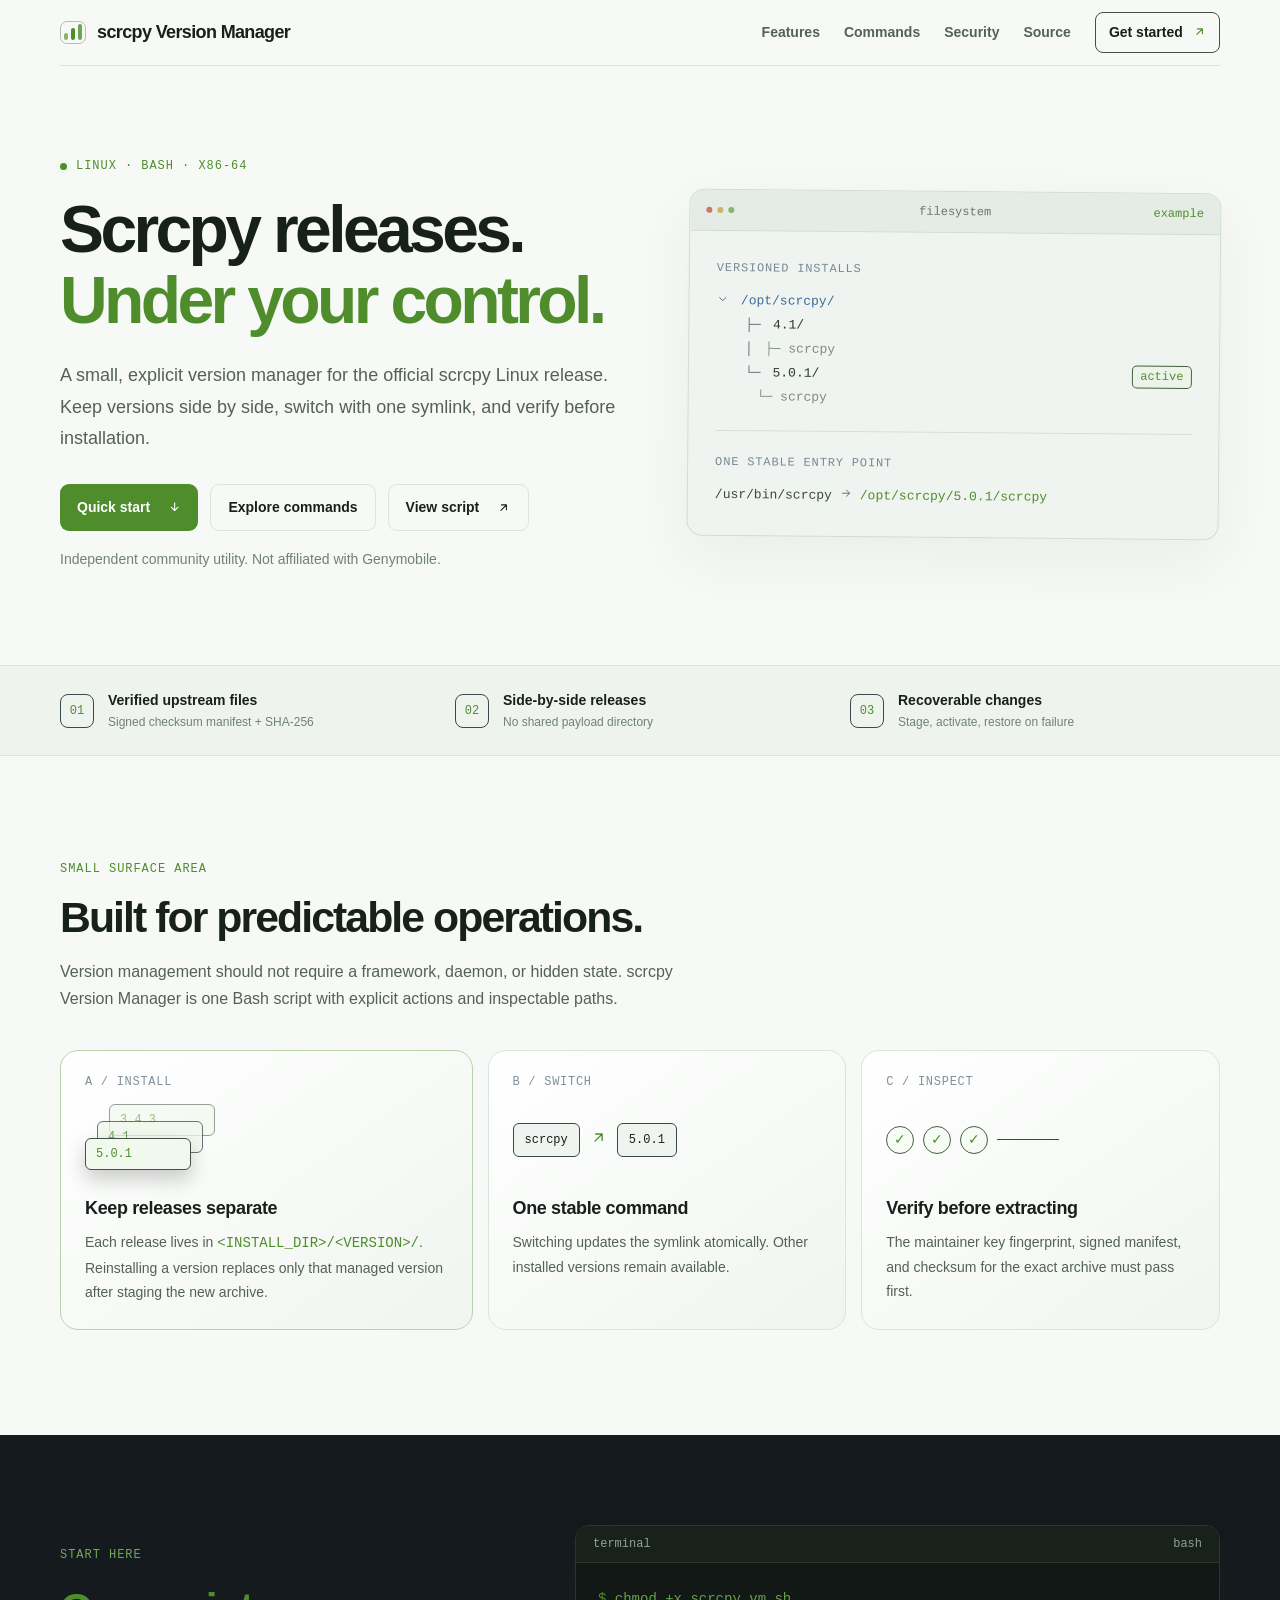
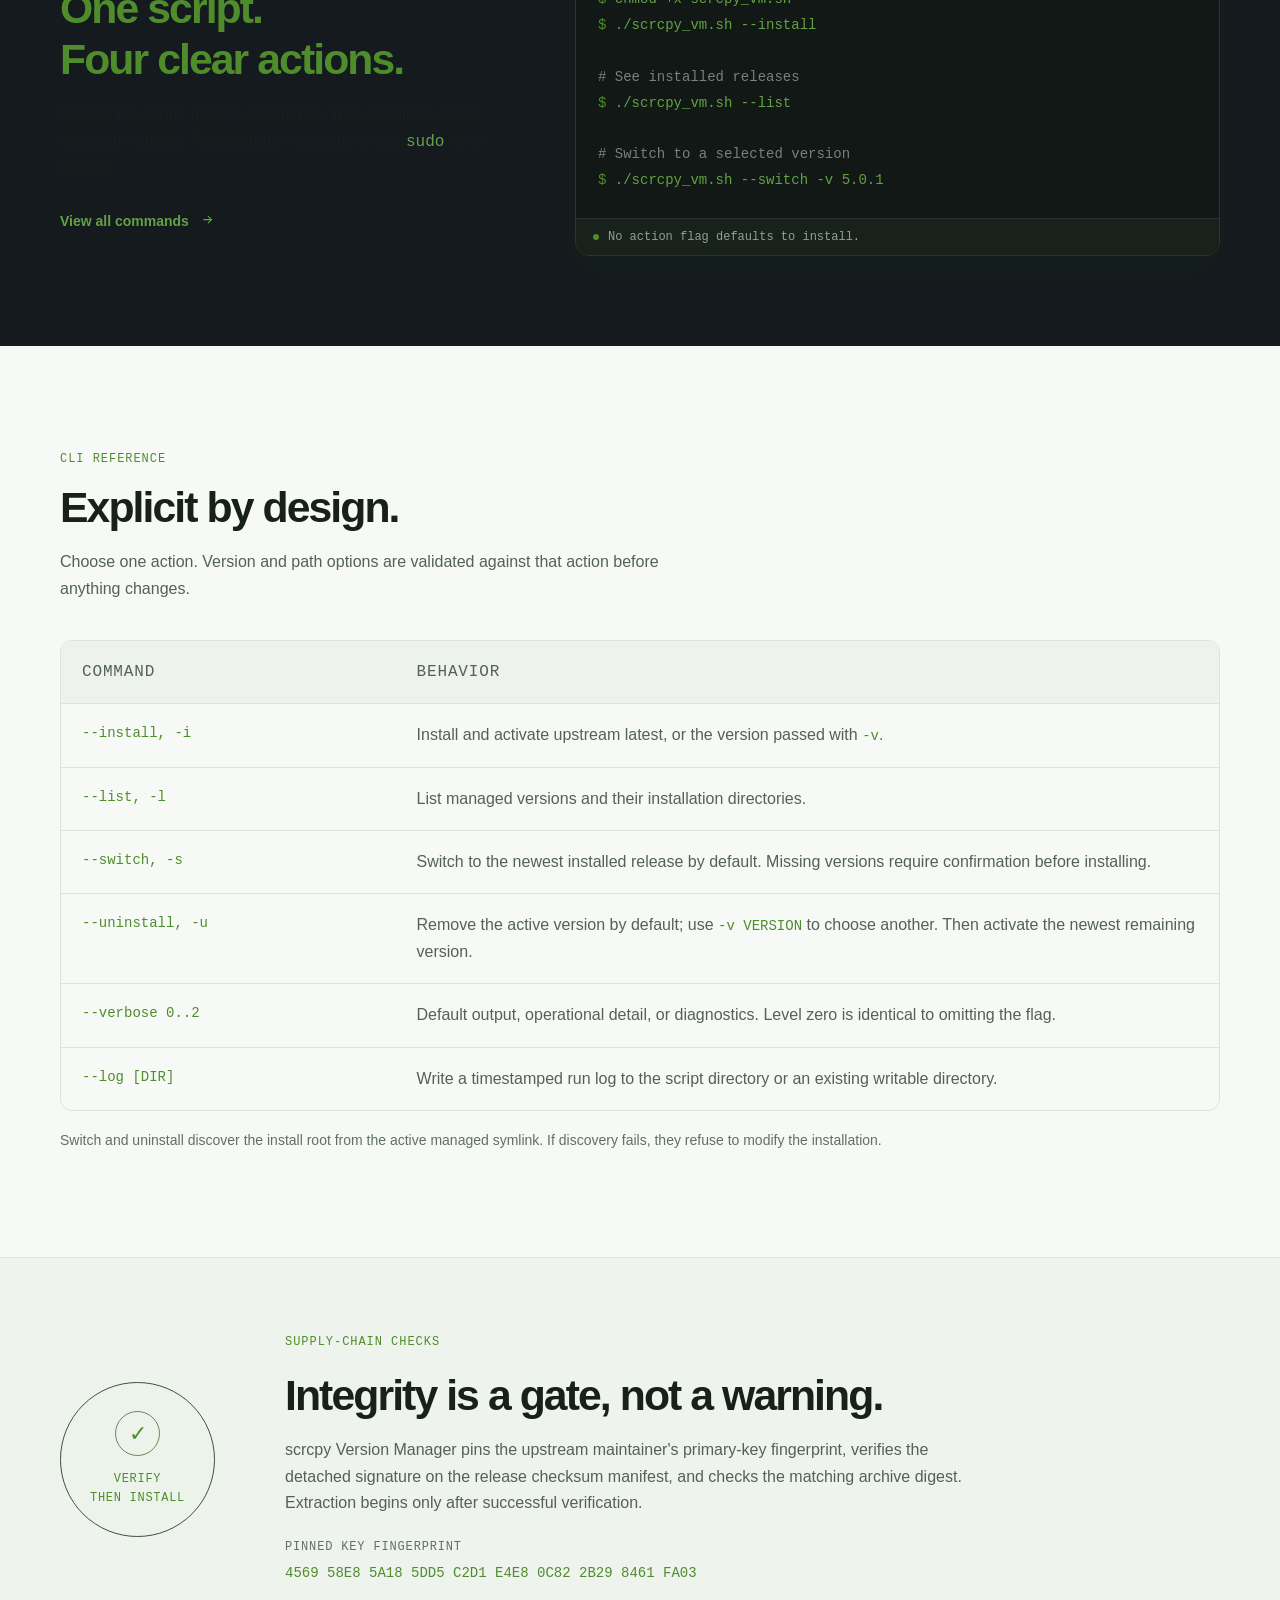
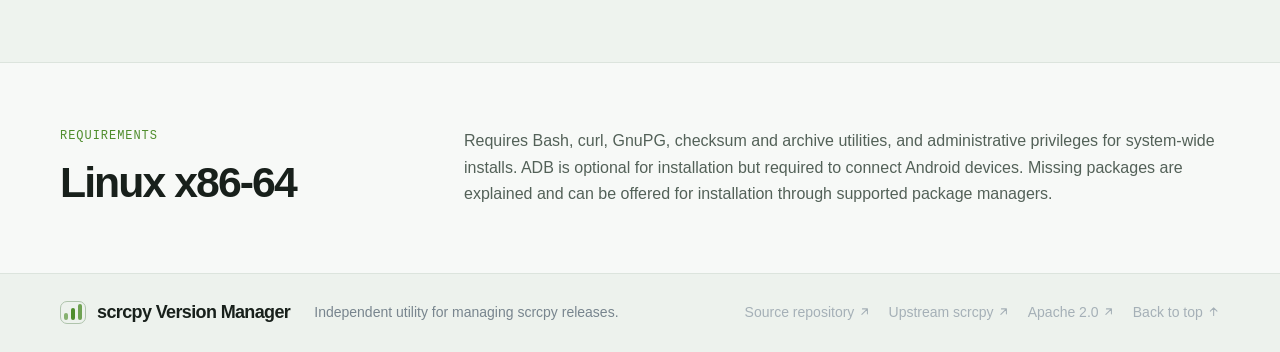
<file: site/index.html>
<!doctype html>
<html lang="en">

    <head>
        <meta charset="utf-8" />
        <meta name="viewport" content="width=device-width, initial-scale=1" />
        <meta name="color-scheme" content="dark light" />
        <meta
            name="description"
            content="scrcpy Version Manager is a small Bash version manager for verified official scrcpy releases on Linux x86-64." />
        <meta
            property="og:title"
            content="scrcpy Version Manager — version management for scrcpy" />
        <meta
            property="og:description"
            content="Install verified releases side by side. Switch with one symlink. Keep the process explicit." />
        <title>scrcpy Version Manager — version management for scrcpy</title>
        <link rel="icon" href="favicon.svg" type="image/svg+xml" />
        <link rel="stylesheet" href="styles.css" />
    </head>

    <body>
        <a class="skip-link" href="#main">Skip to content</a>
        <header class="site-header wrap">
            <a
                class="wordmark"
                href="#top"
                aria-label="scrcpy Version Manager home">
                <span class="mark" aria-hidden="true"><span></span><span></span><span></span></span>
                <span>scrcpy Version Manager</span>
            </a>
            <nav aria-label="Main navigation">
                <a href="#features">Features</a>
                <a href="#commands">Commands</a>
                <a href="#security">Security</a>
                <a href="https://github.com/__REPOSITORY__">Source</a>
                <a class="nav-cta" href="#quick-start">Get started <span aria-hidden="true"><svg
                            class="icon-arrow icon-arrow--up-right" viewBox="0 0 24 24" aria-hidden="true"
                            focusable="false">
                            <path d="M7 17 17 7 M8 7h9v9" />
                        </svg></span></a>
            </nav>
        </header>

        <main id="main">
            <section class="hero wrap" id="top">
                <div class="hero-copy">
                    <p class="eyebrow">
                        <span class="status-dot"></span> Linux · Bash · x86-64
                    </p>
                    <h1>
                        Scrcpy releases.<br /><span>Under your control.</span>
                    </h1>
                    <p class="lede">
                        A small, explicit version manager for the official
                        scrcpy Linux release. Keep versions side by side, switch
                        with one symlink, and verify before installation.
                    </p>
                    <div class="hero-actions">
                        <a class="button button-primary" href="#quick-start">Quick start <span aria-hidden="true"><svg
                                    class="icon-arrow icon-arrow--down" viewBox="0 0 24 24" aria-hidden="true"
                                    focusable="false">
                                    <path d="M12 5v14 M6 13l6 6 6-6" />
                                </svg></span></a>
                        <a class="button button-secondary" href="#commands">Explore commands</a>
                        <a
                            class="button button-secondary"
                            href="downloads/scrcpy_vm.sh"
                            download>View script <svg class="icon-arrow icon-arrow--up-right" viewBox="0 0 24 24"
                                aria-hidden="true" focusable="false">
                                <path d="M7 17 17 7 M8 7h9v9" />
                            </svg></a>
                    </div>
                    <p class="microcopy">
                        Independent community utility. Not affiliated with
                        Genymobile.
                    </p>
                </div>
                <div
                    class="terminal-card"
                    aria-label="Example of the installed directory structure">
                    <div class="terminal-top">
                        <div class="window-dots" aria-hidden="true">
                            <i></i><i></i><i></i>
                        </div>
                        <span>filesystem</span><span class="terminal-tag">example</span>
                    </div>
                    <div class="terminal-body">
                        <p class="terminal-label">Versioned installs</p>
                        <div class="tree-line">
                            <span class="tree-glyph"><svg class="icon-arrow icon-arrow--chevron-down"
                                    viewBox="0 0 24 24" aria-hidden="true" focusable="false">
                                    <path d="M6 9l6 6 6-6" />
                                </svg></span><span class="tree-dir">/opt/scrcpy/</span>
                        </div>
                        <div class="tree-child">
                            <span class="tree-glyph">├─</span><span>4.1/</span>
                        </div>
                        <div class="tree-child tree-muted">
                            <span class="tree-glyph">│</span><span>├─ scrcpy</span>
                        </div>
                        <div class="tree-child">
                            <span class="tree-glyph">└─</span><span>5.0.1/</span><span class="active-chip">active</span>
                        </div>
                        <div class="tree-child tree-muted">
                            <span class="tree-glyph"> </span><span>└─ scrcpy</span>
                        </div>
                        <div class="terminal-rule"></div>
                        <p class="terminal-label">One stable entry point</p>
                        <p class="symlink">
                            <span class="path">/usr/bin/scrcpy</span><span class="arrow"> <svg
                                    class="icon-arrow icon-arrow--right" viewBox="0 0 24 24" aria-hidden="true"
                                    focusable="false">
                                    <path d="M5 12h14 M13 6l6 6-6 6" />
                                </svg> </span><span class="target">/opt/scrcpy/5.0.1/scrcpy</span>
                        </p>
                    </div>
                </div>
            </section>

            <section class="trust-strip" aria-label="Project characteristics">
                <div class="wrap trust-grid">
                    <div>
                        <span class="trust-icon">01</span><span><b>Verified upstream files</b><small>Signed checksum
                                manifest + SHA-256</small></span>
                    </div>
                    <div>
                        <span class="trust-icon">02</span><span><b>Side-by-side releases</b><small>No shared payload
                                directory</small></span>
                    </div>
                    <div>
                        <span class="trust-icon">03</span><span><b>Recoverable changes</b><small>Stage, activate,
                                restore on failure</small></span>
                    </div>
                </div>
            </section>

            <section class="section wrap" id="features">
                <div class="section-heading">
                    <p class="eyebrow">Small surface area</p>
                    <h2>Built for predictable operations.</h2>
                    <p>
                        Version management should not require a framework,
                        daemon, or hidden state. scrcpy Version Manager is one
                        Bash script with explicit actions and inspectable paths.
                    </p>
                </div>
                <div class="feature-grid">
                    <article class="feature-card feature-main">
                        <div class="feature-number">A / Install</div>
                        <div
                            class="feature-visual visual-stack"
                            aria-hidden="true">
                            <span>3.4.3</span><span>4.1</span><span>5.0.1</span>
                        </div>
                        <h3>Keep releases separate</h3>
                        <p>
                            Each release lives in <code>&lt;INSTALL_DIR&gt;/&lt;VERSION&gt;/</code>.
                            Reinstalling a version replaces only that managed
                            version after staging the new archive.
                        </p>
                    </article>
                    <article class="feature-card">
                        <div class="feature-number">B / Switch</div>
                        <div
                            class="feature-visual visual-link"
                            aria-hidden="true">
                            <span>scrcpy</span><b><svg class="icon-arrow icon-arrow--up-right" viewBox="0 0 24 24"
                                    aria-hidden="true" focusable="false">
                                    <path d="M7 17 17 7 M8 7h9v9" />
                                </svg></b><span>5.0.1</span>
                        </div>
                        <h3>One stable command</h3>
                        <p>
                            Switching updates the symlink atomically. Other
                            installed versions remain available.
                        </p>
                    </article>
                    <article class="feature-card">
                        <div class="feature-number">C / Inspect</div>
                        <div
                            class="feature-visual visual-audit"
                            aria-hidden="true">
                            <span>✓</span><span>✓</span><span>✓</span><i></i>
                        </div>
                        <h3>Verify before extracting</h3>
                        <p>
                            The maintainer key fingerprint, signed manifest, and
                            checksum for the exact archive must pass first.
                        </p>
                    </article>
                </div>
            </section>

            <section class="quick-section" id="quick-start">
                <div class="wrap quick-layout">
                    <div>
                        <p class="eyebrow">Start here</p>
                        <h2>One script.<br />Four clear actions.</h2>
                        <p>
                            Review the script, make it executable, then install
                            the latest upstream release. Administrative
                            operations use <code>sudo</code> when needed.
                        </p>
                        <a class="text-link" href="#commands">View all commands
                            <span aria-hidden="true"><svg class="icon-arrow icon-arrow--right" viewBox="0 0 24 24"
                                    aria-hidden="true" focusable="false">
                                    <path d="M5 12h14 M13 6l6 6-6 6" />
                                </svg></span></a>
                    </div>
                    <div class="code-panel">
                        <div class="code-panel-header">
                            <span>terminal</span><span>bash</span>
                        </div>
                        <pre><code><span class="prompt">$</span> chmod +x scrcpy_vm.sh
<span class="prompt">$</span> ./scrcpy_vm.sh --install

<span class="comment"># See installed releases</span>
<span class="prompt">$</span> ./scrcpy_vm.sh --list

<span class="comment"># Switch to a selected version</span>
<span class="prompt">$</span> ./scrcpy_vm.sh --switch -v 5.0.1</code></pre>
                        <div class="code-panel-footer">
                            <span class="green-dot"></span> No action flag
                            defaults to install.
                        </div>
                    </div>
                </div>
            </section>

            <section class="section wrap" id="commands">
                <div class="section-heading">
                    <p class="eyebrow">CLI reference</p>
                    <h2>Explicit by design.</h2>
                    <p>
                        Choose one action. Version and path options are
                        validated against that action before anything changes.
                    </p>
                </div>
                <div
                    class="command-table"
                    role="table"
                    aria-label="Command reference">
                    <div class="command-row command-head" role="row">
                        <span role="columnheader">Command</span><span role="columnheader">Behavior</span>
                    </div>
                    <div class="command-row" role="row">
                        <code>--install, -i</code><span>Install and activate upstream latest, or the
                            version passed with <code>-v</code>.</span>
                    </div>
                    <div class="command-row" role="row">
                        <code>--list, -l</code><span>List managed versions and their installation
                            directories.</span>
                    </div>
                    <div class="command-row" role="row">
                        <code>--switch, -s</code><span>Switch to the newest installed release by default.
                            Missing versions require confirmation before
                            installing.</span>
                    </div>
                    <div class="command-row" role="row">
                        <code>--uninstall, -u</code><span>Remove the active version by default; use
                            <code>-v VERSION</code> to choose another. Then
                            activate the newest remaining version.</span>
                    </div>
                    <div class="command-row" role="row">
                        <code>--verbose 0..2</code><span>Default output, operational detail, or diagnostics.
                            Level zero is identical to omitting the flag.</span>
                    </div>
                    <div class="command-row" role="row">
                        <code>--log [DIR]</code><span>Write a timestamped run log to the script directory
                            or an existing writable directory.</span>
                    </div>
                </div>
                <p class="section-note">
                    Switch and uninstall discover the install root from the
                    active managed symlink. If discovery fails, they refuse to
                    modify the installation.
                </p>
            </section>

            <section class="security-section" id="security">
                <div class="wrap security-layout">
                    <div class="security-stamp" aria-hidden="true">
                        <span>✓</span><small>VERIFY<br />THEN INSTALL</small>
                    </div>
                    <div>
                        <p class="eyebrow">Supply-chain checks</p>
                        <h2>Integrity is a gate, not a warning.</h2>
                        <p>
                            scrcpy Version Manager pins the upstream
                            maintainer's primary-key fingerprint, verifies the
                            detached signature on the release checksum manifest,
                            and checks the matching archive digest. Extraction
                            begins only after successful verification.
                        </p>
                        <div class="fingerprint">
                            <span>PINNED KEY FINGERPRINT</span>
                            <code>4569 58E8 5A18 5DD5 C2D1 E4E8 0C82 2B29 8461 FA03</code>
                        </div>
                    </div>
                </div>
            </section>

            <section class="requirements wrap">
                <div>
                    <p class="eyebrow">Requirements</p>
                    <h2>Linux x86-64</h2>
                </div>
                <p>
                    Requires Bash, curl, GnuPG, checksum and archive utilities,
                    and administrative privileges for system-wide installs. ADB
                    is optional for installation but required to connect Android
                    devices. Missing packages are explained and can be offered
                    for installation through supported package managers.
                </p>
            </section>
        </main>

        <footer class="site-footer">
            <div class="wrap footer-inner">
                <a class="wordmark" href="#top"><span class="mark"
                        aria-hidden="true"><span></span><span></span><span></span></span><span>scrcpy Version
                        Manager</span></a>
                <p>Independent utility for managing scrcpy releases.</p>
                <div class="footer-links">
                    <a href="https://github.com/__REPOSITORY__">Source repository <svg
                            class="icon-arrow icon-arrow--up-right" viewBox="0 0 24 24" aria-hidden="true"
                            focusable="false">
                            <path d="M7 17 17 7 M8 7h9v9" />
                        </svg></a><a href="https://github.com/Genymobile/scrcpy">Upstream scrcpy <svg
                            class="icon-arrow icon-arrow--up-right" viewBox="0 0 24 24" aria-hidden="true"
                            focusable="false">
                            <path d="M7 17 17 7 M8 7h9v9" />
                        </svg></a><a href="https://www.apache.org/licenses/LICENSE-2.0">Apache 2.0 <svg
                            class="icon-arrow icon-arrow--up-right" viewBox="0 0 24 24" aria-hidden="true"
                            focusable="false">
                            <path d="M7 17 17 7 M8 7h9v9" />
                        </svg></a><a href="#top">Back to top <svg class="icon-arrow icon-arrow--up" viewBox="0 0 24 24"
                            aria-hidden="true" focusable="false">
                            <path d="M12 19V5 M6 11l6-6 6 6" />
                        </svg></a>
                </div>
            </div>
        </footer>
    </body>

</html>
</file>
<file: site/styles.css>
:root {
    color-scheme: dark;

    /* Color and layout tokens */
    --bg: #101418;
    --panel: #171d22;
    --panel-raised: #1e262c;
    --text: #f2f5f7;
    --muted: #a4b0b9;
    --subtle: #73818c;
    --line: #2c363e;
    --accent: #a4e66e;
    --accent-ink: #182312;
    --blue: #8fc4ff;
    --font-mono:
        ui-monospace, SFMono-Regular, Menlo, Consolas, "Liberation Mono",
        monospace;
    --font-sans:
        Inter, -apple-system, BlinkMacSystemFont, "Segoe UI", Roboto,
        "Helvetica Neue", Arial, sans-serif;
    --radius: 18px;
    --width: 1160px;

    /* Shared type scale: labels, supporting text, body, and headings */
    --text-xs: 0.75rem; /* 12px at the default browser size */
    --text-sm: 0.875rem; /* 14px */
    --text-base: 1rem; /* 16px */
    --text-lg: 1.125rem; /* 18px */
    --text-xl: 1.25rem; /* 20px */
    --text-2xl: clamp(1.875rem, 1.55rem + 1.4vw, 2.6875rem);
    --text-hero: clamp(2.25rem, 1.7rem + 3.5vw, 4.125rem);

    --leading-tight: 1.15;
    --leading-heading: 1.2;
    --leading-body: 1.65;
    --leading-relaxed: 1.75;
}

* {
    box-sizing: border-box;
}

html {
    scroll-behavior: smooth;
    scroll-padding-top: 90px;
    -webkit-text-size-adjust: 100%;
    text-size-adjust: 100%;
}

body {
    margin: 0;
    background: var(--bg);
    color: var(--text);
    font-family: var(--font-sans);
    font-size: var(--text-base);
    line-height: var(--leading-body);
    -webkit-font-smoothing: antialiased;
}

p {
    margin-top: 0;
}

a {
    color: inherit;
    text-decoration: none;
}

a:focus-visible,
button:focus-visible {
    outline: 3px solid var(--accent);
    outline-offset: 4px;
}

code,
pre {
    font-family: var(--font-mono);
}

code {
    font-size: 1em;
}

.wrap {
    width: min(var(--width), calc(100% - 48px));
    margin-inline: auto;
}

.skip-link {
    position: absolute;
    top: -60px;
    left: 16px;
    z-index: 20;
    padding: 10px 14px;
    border-radius: 8px;
    background: var(--accent);
    color: var(--accent-ink);
}

.skip-link:focus {
    top: 12px;
}

.site-header {
    display: flex;
    padding: 12px 0;
    align-items: center;
    justify-content: space-between;
    border-bottom: 1px solid var(--line);
}

.wordmark {
    display: inline-flex;
    align-items: center;
    gap: 11px;
    font-size: var(--text-lg);
    font-weight: 700;
    letter-spacing: -0.035em;
    white-space: nowrap;
}

.wordmark b {
    color: var(--accent);
    font-weight: 700;
}

.mark {
    display: inline-flex;
    height: 23px;
    align-items: flex-end;
    gap: 3px;
    padding: 3px;
    border: 1px solid #425248;
    border-radius: 7px;
}

.mark span {
    display: block;
    width: 4px;
    border-radius: 2px;
    background: var(--accent);
}

.mark span:nth-child(1) {
    height: 7px;
    opacity: 0.65;
}

.mark span:nth-child(2) {
    height: 12px;
}

.mark span:nth-child(3) {
    height: 16px;
    opacity: 0.8;
}

nav {
    display: flex;
    align-items: center;
    gap: 24px;
    color: var(--muted);
    font-size: var(--text-sm);
    font-weight: 600;
}

nav a:hover,
.footer-links a:hover,
.text-link:hover {
    color: var(--accent);
}

nav .nav-cta {
    padding: 8px 13px;
    border: 1px solid #43504a;
    border-radius: 8px;
    color: var(--text);
}

nav .nav-cta span {
    padding-left: 6px;
    color: var(--accent);
}

.hero {
    display: grid;
    grid-template-columns: 1.03fr 0.97fr;
    align-items: center;
    gap: 64px;
    padding-block: 92px 94px;
}

.eyebrow {
    display: flex;
    align-items: center;
    gap: 9px;
    margin: 0 0 19px;
    color: var(--accent);
    font: 500 var(--text-xs)/1.4 var(--font-mono);
    letter-spacing: 0.08em;
    text-transform: uppercase;
}

.status-dot,
.green-dot {
    width: 7px;
    height: 7px;
    border-radius: 50%;
    background: var(--accent);
    box-shadow: 0 0 0 4px #a4e66e17;
}

h1,
h2,
h3 {
    margin-top: 0;
}

h1 {
    margin-bottom: 24px;
    font-size: var(--text-hero);
    font-weight: 700;
    line-height: 1.08;
    letter-spacing: -0.055em;
}

h1 span {
    color: var(--accent);
}

h2 {
    margin-bottom: 16px;
    font-size: var(--text-2xl);
    font-weight: 700;
    line-height: var(--leading-heading);
    letter-spacing: -0.045em;
}

h3 {
    margin-bottom: 10px;
    font-size: var(--text-lg);
    font-weight: 700;
    line-height: 1.35;
    letter-spacing: -0.02em;
}

.lede {
    max-width: 560px;
    margin-bottom: 29px;
    color: var(--muted);
    font-size: var(--text-lg);
    line-height: var(--leading-relaxed);
}

.hero-actions {
    display: flex;
    align-items: center;
    flex-wrap: wrap;
    gap: 12px;
}

.button {
    display: inline-flex;
    align-items: center;
    justify-content: center;
    min-height: 47px;
    gap: 18px;
    padding: 0 17px;
    border-radius: 9px;
    font-size: var(--text-sm);
    font-weight: 700;
    transition:
        transform 0.18s ease,
        border-color 0.18s ease;
}

.button:hover {
    transform: translateY(-2px);
}

.button-primary {
    background: var(--accent);
    color: var(--accent-ink);
}

.button-secondary {
    border: 1px solid var(--line);
    background: transparent;
    color: var(--text);
}

.microcopy {
    margin: 17px 0 0;
    color: var(--subtle);
    font-size: var(--text-sm);
}

.terminal-card {
    overflow: hidden;
    border: 1px solid #35414a;
    border-radius: 15px;
    background: #13191d;
    box-shadow: 0 22px 70px #0005;
    transform: rotate(0.5deg);
}

.terminal-top {
    display: grid;
    grid-template-columns: 1fr auto 1fr;
    align-items: center;
    padding: 13px 16px;
    border-bottom: 1px solid #303940;
    background: #1b2227;
    color: #7e8d98;
    font: var(--text-xs) var(--font-mono);
}

.terminal-tag {
    justify-self: end;
    color: var(--accent);
}

.window-dots {
    display: flex;
    gap: 5px;
}

.window-dots i {
    width: 6px;
    height: 6px;
    border-radius: 50%;
    background: #5a6871;
}

.window-dots i:first-child {
    background: #c97967;
}

.window-dots i:nth-child(2) {
    background: #cfb269;
}

.window-dots i:nth-child(3) {
    background: #8ab56e;
}

.terminal-body {
    padding: 26px 27px 29px;
    font: 0.8125rem/1.85 var(--font-mono);
}

.terminal-label {
    margin: 0 0 10px;
    color: #778995;
    font-size: var(--text-xs);
    letter-spacing: 0.07em;
    text-transform: uppercase;
}

.tree-line,
.tree-child {
    display: flex;
    align-items: center;
    gap: 12px;
    color: #dce4e8;
}

.tree-glyph {
    color: #5d6a73;
}

.tree-dir {
    color: var(--blue);
}

.tree-child {
    padding-left: 29px;
}

.tree-muted {
    color: #71808a;
}

.active-chip {
    margin-left: auto;
    padding: 1px 7px;
    border: 1px solid #45603a;
    border-radius: 5px;
    background: #a4e66e0d;
    color: var(--accent);
    font-size: var(--text-xs);
    line-height: 1.6;
}

.terminal-rule {
    height: 1px;
    margin: 21px 0 20px;
    background: #2b353d;
}

.symlink {
    overflow-wrap: anywhere;
    margin: 0;
    font-size: 0.8125rem;
    line-height: 1.75;
}

.path {
    color: #d7e0e5;
}

.arrow {
    color: #64747f;
}

.target {
    color: var(--accent);
}

.trust-strip {
    border-block: 1px solid var(--line);
    background: #141a1e;
}

.trust-grid {
    display: grid;
    grid-template-columns: repeat(3, 1fr);
    gap: 25px;
    padding-block: 24px;
}

.trust-grid > div {
    display: flex;
    align-items: center;
    gap: 14px;
}

.trust-icon {
    display: grid;
    flex: 0 0 34px;
    height: 34px;
    place-items: center;
    border: 1px solid #3a484f;
    border-radius: 8px;
    color: var(--accent);
    font: var(--text-xs) var(--font-mono);
}

.trust-grid b,
.trust-grid small {
    display: block;
}

.trust-grid b {
    font-size: var(--text-sm);
    font-weight: 700;
    line-height: 1.45;
}

.trust-grid small {
    margin-top: 3px;
    color: var(--subtle);
    font-size: var(--text-xs);
    line-height: 1.5;
}

.section {
    padding-block: 105px;
}

.section-heading {
    max-width: 670px;
    margin-bottom: 38px;
}

.section-heading .eyebrow {
    margin-bottom: 14px;
}

.section-heading > p:last-child,
.section-note {
    color: var(--muted);
}

.section-heading > p:last-child {
    max-width: 640px;
    margin-bottom: 0;
    font-size: var(--text-base);
    line-height: var(--leading-body);
}

.feature-grid {
    display: grid;
    grid-template-columns: 1.15fr 1fr 1fr;
    gap: 15px;
}

.feature-card {
    min-height: 270px;
    padding: 24px;
    border: 1px solid var(--line);
    border-radius: var(--radius);
    background: linear-gradient(145deg, #1a2126, #151a1e);
}

.feature-main {
    border-color: #41513d;
}

.feature-number {
    color: #81909a;
    font: var(--text-xs) var(--font-mono);
    letter-spacing: 0.06em;
    text-transform: uppercase;
}

.feature-visual {
    display: flex;
    height: 81px;
    align-items: center;
    margin: 10px 0 16px;
}

.visual-stack {
    position: relative;
    display: block;
    padding-top: 4px;
}

.visual-stack span {
    position: absolute;
    left: 0;
    display: block;
    width: 106px;
    height: 32px;
    padding: 5px 10px;
    border: 1px solid #415345;
    border-radius: 6px;
    background: #202a24;
    color: var(--accent);
    font: var(--text-xs)/20px var(--font-mono);
}

.visual-stack span:nth-child(1) {
    top: 5px;
    left: 24px;
    opacity: 0.55;
}

.visual-stack span:nth-child(2) {
    top: 22px;
    left: 12px;
    opacity: 0.78;
}

.visual-stack span:nth-child(3) {
    top: 39px;
    left: 0;
    box-shadow: 0 9px 20px #0003;
}

.visual-link {
    gap: 10px;
    font: var(--text-xs) var(--font-mono);
}

.visual-link span {
    padding: 9px 11px;
    border: 1px solid #3a454d;
    border-radius: 6px;
    background: #20272c;
}

.visual-link b {
    color: var(--accent);
    font-size: var(--text-lg);
}

.visual-audit {
    gap: 9px;
}

.visual-audit span {
    display: grid;
    width: 28px;
    height: 28px;
    place-items: center;
    border: 1px solid #43613b;
    border-radius: 50%;
    background: #a4e66e0b;
    color: var(--accent);
    font-size: var(--text-sm);
}

.visual-audit i {
    width: 62px;
    height: 1px;
    background: #3d4b41;
}

.feature-card h3 {
    margin-bottom: 10px;
}

.feature-card p {
    margin-bottom: 0;
    color: var(--muted);
    font-size: var(--text-sm);
    line-height: var(--leading-relaxed);
}

.feature-card p code {
    color: var(--accent);
}

.quick-section {
    padding-block: 90px;
    background: #141a1e;
    color: var(--accent);
}

.quick-layout {
    display: grid;
    grid-template-columns: 0.8fr 1.2fr;
    align-items: center;
    gap: 85px;
}

.quick-section .eyebrow {
    color: #6dab54;
}

.quick-section p:not(.eyebrow) {
    max-width: 440px;
    color: var(--text);
    font-size: var(--text-base);
    line-height: var(--leading-body);
}

.quick-section code {
    color: #63a244;
}

.quick-layout .text-link {
    color: #63a244;
}

.quick-layout .text-link:hover {
    color: var(--accent);
}

.text-link {
    display: inline-flex;
    gap: 12px;
    margin-top: 12px;
    color: #243d1a;
    font-size: var(--text-sm);
    font-weight: 700;
}

.code-panel {
    overflow: hidden;
    border: 1px solid #2b3828;
    border-radius: 14px;
    background: #111815;
    color: #e5eee6;
    box-shadow: 0 15px 40px #203d1c2b;
}

.code-panel-header,
.code-panel-footer {
    display: flex;
    align-items: center;
    justify-content: space-between;
    padding: 11px 17px;
    background: #19211c;
    color: #91a098;
    font: var(--text-xs) var(--font-mono);
}

.code-panel-header {
    border-bottom: 1px solid #29352d;
}

.code-panel pre {
    overflow-x: auto;
    margin: 0;
    padding: 24px 22px;
    font-size: var(--text-sm);
    line-height: 1.85;
    tab-size: 4;
}

.prompt {
    color: var(--accent);
}

.comment {
    color: #74837b;
}

.code-panel-footer {
    justify-content: flex-start;
    gap: 9px;
    border-top: 1px solid #29352d;
}

.green-dot {
    width: 6px;
    height: 6px;
    box-shadow: none;
}

.command-table {
    overflow: hidden;
    border: 1px solid var(--line);
    border-radius: 12px;
}

.command-row {
    display: grid;
    grid-template-columns: minmax(190px, 0.4fr) 1fr;
    align-items: start;
    gap: 22px;
    padding: 18px 21px;
    border-bottom: 1px solid var(--line);
}

.command-row:last-child {
    border-bottom: 0;
}

.command-row code {
    color: var(--accent);
    font-size: var(--text-sm);
    line-height: var(--leading-body);
}

.command-row span {
    color: var(--muted);
    font-size: var(--text-base);
    line-height: var(--leading-body);
}

.command-head {
    background: #171d21;
    color: #788790;
    font: 500 var(--text-xs)/1.5 var(--font-mono);
    letter-spacing: 0.07em;
    text-transform: uppercase;
}

.section-note {
    margin: 18px 0 0;
    font-size: var(--text-sm);
    line-height: var(--leading-body);
}

.security-section {
    padding-block: 76px;
    border-block: 1px solid var(--line);
    background: #151b1f;
}

.security-layout {
    display: grid;
    grid-template-columns: 170px 1fr;
    align-items: center;
    gap: 55px;
}

.security-stamp {
    display: flex;
    width: 155px;
    height: 155px;
    flex-direction: column;
    align-items: center;
    justify-content: center;
    gap: 14px;
    border: 1px solid #40523b;
    border-radius: 50%;
    background: #a4e66e08;
    color: var(--accent);
}

.security-stamp > span {
    display: grid;
    width: 45px;
    height: 45px;
    place-items: center;
    border: 1px solid #648b54;
    border-radius: 50%;
    font-size: 22px;
}

.security-stamp small {
    font: var(--text-xs)/1.6 var(--font-mono);
    letter-spacing: 0.06em;
    text-align: center;
}

.security-layout h2 {
    max-width: 620px;
}

.security-layout p:not(.eyebrow) {
    max-width: 690px;
    color: var(--muted);
    font-size: var(--text-base);
    line-height: var(--leading-body);
}

.fingerprint {
    display: flex;
    flex-direction: column;
    gap: 7px;
    margin-top: 24px;
}

.fingerprint span {
    color: #71818b;
    font: var(--text-xs) var(--font-mono);
    letter-spacing: 0.07em;
}

.fingerprint code {
    overflow-wrap: anywhere;
    color: var(--accent);
    font-size: var(--text-sm);
    line-height: var(--leading-relaxed);
}

.requirements {
    display: grid;
    grid-template-columns: 0.6fr 1.4fr;
    align-items: center;
    gap: 80px;
    padding-block: 65px;
}

.requirements .eyebrow {
    margin-bottom: 12px;
}

.requirements h2 {
    margin-bottom: 0;
}

.requirements p:last-child {
    margin: 0;
    color: var(--muted);
    font-size: var(--text-base);
    line-height: var(--leading-body);
}

.site-footer {
    border-top: 1px solid var(--line);
    background: #0c1013;
}

.footer-inner {
    display: grid;
    padding: 24px 0;
    grid-template-columns: auto 1fr auto;
    align-items: center;
    gap: 24px;
}

.footer-inner > p {
    margin: 0;
    color: #78858e;
    font-size: var(--text-sm);
    line-height: var(--leading-body);
}

.footer-links {
    display: flex;
    flex-wrap: wrap;
    gap: 17px;
    color: #a5b0b7;
    font-size: var(--text-sm);
    line-height: 1.5;
}

@media (max-width: 850px) {
    .site-header {
        padding: 12px 0;
        display: block;
    }

    nav {
        gap: 12px;
        overflow-x: auto;
        padding-bottom: 3px;
        font-size: var(--text-sm);
        white-space: nowrap;
    }

    nav .nav-cta {
        flex-shrink: 0;
        margin-left: auto;
    }

    .hero {
        grid-template-columns: 1fr;
        gap: 43px;
        padding-block: 65px;
    }

    .hero-copy {
        max-width: 690px;
        margin-inline: auto;
    }

    .terminal-card {
        width: 100%;
        max-width: 620px;
        transform: none;
        margin-inline: auto;
    }

    .trust-grid {
        grid-template-columns: 1fr;
        gap: 18px;
    }

    .feature-grid {
        grid-template-columns: 1fr 1fr;
    }

    .feature-main {
        grid-column: 1 / -1;
    }

    .quick-layout {
        grid-template-columns: 1fr;
        gap: 35px;
    }

    .security-layout {
        grid-template-columns: 120px 1fr;
        gap: 30px;
    }

    .security-stamp {
        width: 118px;
        height: 118px;
    }

    .requirements {
        grid-template-columns: 1fr;
        gap: 20px;
    }

    .footer-inner {
        grid-template-columns: 1fr auto;
    }

    .footer-inner > p {
        grid-row: 2;
    }

    .footer-links {
        grid-column: 1 / -1;
    }
}

@media (max-width: 560px) {
    .wrap {
        width: min(var(--width), calc(100% - 32px));
    }

    nav {
        width: 100%;
        gap: 12px;
        overflow-x: auto;
        padding-bottom: 3px;
        font-size: var(--text-sm);
        white-space: nowrap;
    }

    .hero {
        padding-block: 54px;
    }

    .lede {
        font-size: var(--text-base);
    }

    .terminal-body {
        padding: 20px 16px;
        font-size: 0.75rem;
        line-height: 1.8;
    }

    .symlink {
        font-size: var(--text-xs);
    }

    .section {
        padding-block: 70px;
    }

    .feature-grid {
        grid-template-columns: 1fr;
    }

    .feature-main {
        grid-column: auto;
    }

    .feature-card {
        min-height: 245px;
    }

    .quick-section {
        padding-block: 66px;
    }

    .code-panel pre {
        padding: 18px 14px;
        font-size: var(--text-xs);
        line-height: 1.8;
    }

    .command-row {
        grid-template-columns: 1fr;
        gap: 6px;
        padding: 16px;
    }

    .command-head {
        display: none;
    }

    .security-layout {
        grid-template-columns: 1fr;
        gap: 28px;
    }

    .security-stamp {
        width: 106px;
        height: 106px;
    }

    .footer-inner {
        grid-template-columns: 1fr;
        gap: 13px;
    }

    .footer-inner > p {
        grid-row: auto;
    }

    .footer-links {
        grid-column: auto;
        gap: 14px 18px;
    }
}

@media (prefers-reduced-motion: reduce) {
    html {
        scroll-behavior: auto;
    }

    *,
    *::before,
    *::after {
        animation-duration: 0.01ms !important;
        animation-iteration-count: 1 !important;
        transition-duration: 0.01ms !important;
    }
}

@media (prefers-color-scheme: light) {
    :root {
        color-scheme: light;
        --bg: #f7f9f7;
        --panel: #fff;
        --panel-raised: #f2f6f2;
        --text: #18201b;
        --muted: #536158;
        --subtle: #718078;
        --line: #dce4dd;
        --accent: #4f8d2c;
        --accent-ink: #fff;
        --blue: #355e89;
    }

    body {
        background: var(--bg);
    }

    .terminal-card {
        border-color: #d2ddd3;
        background: #f0f4f0;
        box-shadow: 0 22px 60px #1d30210f;
    }

    .terminal-top {
        border-color: #d4dfd4;
        background: #e5ece5;
        color: #66776b;
    }

    .terminal-body {
        color: #27362b;
    }

    .tree-line,
    .tree-child {
        color: #2b382e;
    }

    .tree-muted {
        color: #7e8c81;
    }

    .tree-dir {
        color: #3c6a9a;
    }

    .terminal-rule {
        background: #d5e0d6;
    }

    .path {
        color: #394a3d;
    }

    .trust-strip,
    .security-section {
        background: #eef3ee;
    }

    .feature-card {
        background: linear-gradient(145deg, #fff, #f0f5f0);
    }

    .feature-main {
        border-color: #b8d3ae;
    }

    .visual-stack span {
        background: #f1f8ed;
    }

    .visual-link span {
        background: #f0f4f0;
    }

    .command-head {
        background: #edf2ed;
    }

    .site-footer {
        background: #edf2ed;
    }

    .mark {
        border-color: #afc4ac;
    }

    .fingerprint span,
    .section-note {
        color: #607066;
    }
}

/* Font-independent directional icons */
/* Inline SVG arrows keep a consistent shape across font stacks and platforms. */
.icon-arrow {
    display: inline-block;
    width: 0.95em;
    height: 0.95em;
    flex: 0 0 auto;
    overflow: visible;
    vertical-align: -0.08em;
    color: inherit;
}
.icon-arrow path {
    fill: none;
    stroke: currentColor;
    stroke-width: 1.9;
    stroke-linecap: round;
    stroke-linejoin: round;
}
</file>
